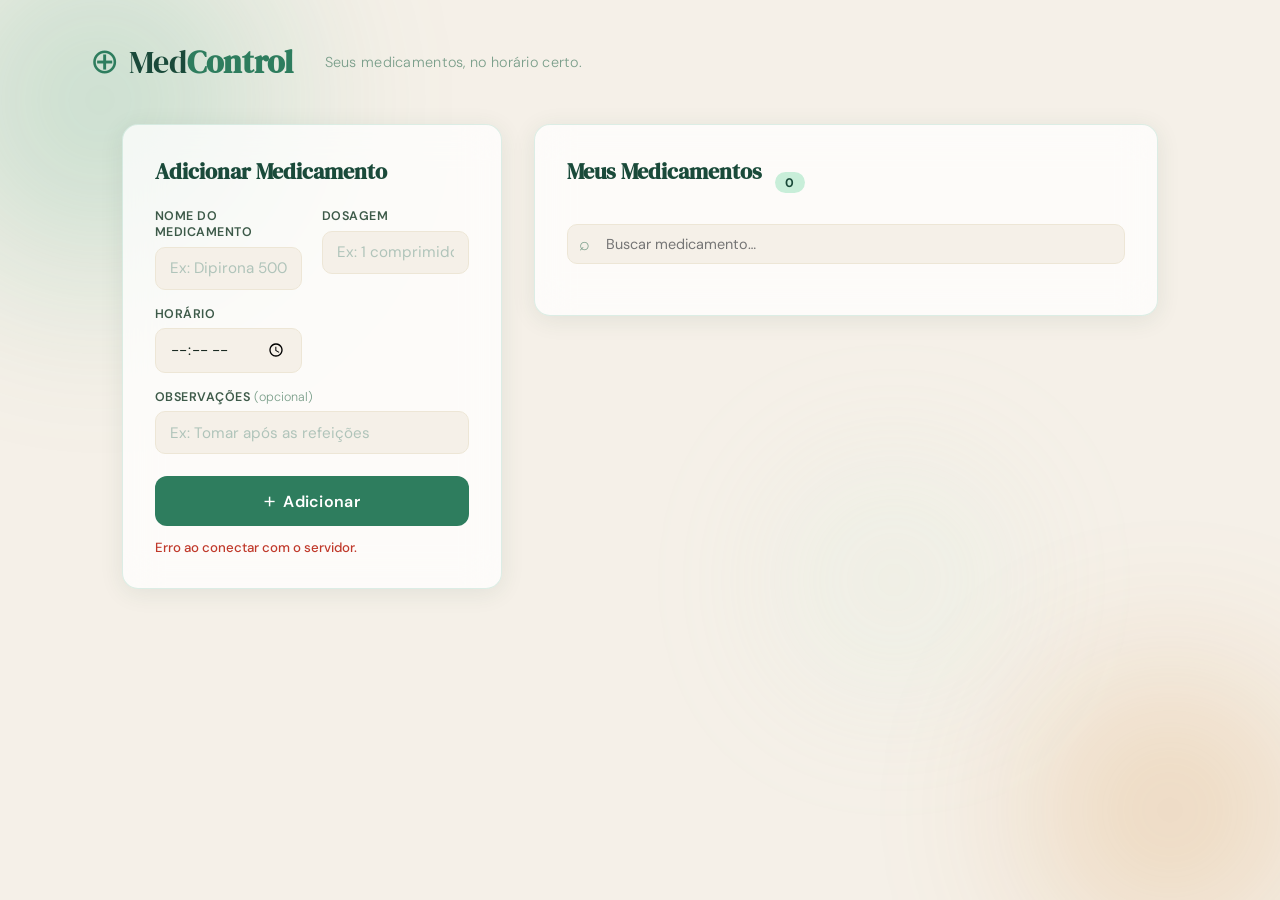
<file: front end/index.html>
<!DOCTYPE html>
<html lang="pt-BR">
<head>
  <meta charset="UTF-8" />
  <meta name="viewport" content="width=device-width, initial-scale=1.0" />
  <title>MedControl — Seu Guia de Medicamentos</title>
  <link rel="stylesheet" href="style.css" />
  <link href="https://fonts.googleapis.com/css2?family=DM+Serif+Display:ital@0;1&family=DM+Sans:wght@300;400;500;600&display=swap" rel="stylesheet" />
</head>
<body>

  <div class="bg-orbs">
    <span class="orb orb-1"></span>
    <span class="orb orb-2"></span>
    <span class="orb orb-3"></span>
  </div>

  <header class="header">
    <div class="header-inner">
      <div class="logo">
        <span class="logo-icon">⊕</span>
        <span class="logo-text">Med<strong>Control</strong></span>
      </div>
      <p class="tagline">Seus medicamentos, no horário certo.</p>
    </div>
  </header>

  <main class="main">

    <!-- FORMULÁRIO DE ADIÇÃO -->
    <section class="card card-form">
      <h2 class="card-title">Adicionar Medicamento</h2>

      <div class="form-grid">
        <div class="field">
          <label for="med-name">Nome do medicamento</label>
          <input type="text" id="med-name" placeholder="Ex: Dipirona 500mg" autocomplete="off" />
        </div>

        <div class="field">
          <label for="med-dose">Dosagem</label>
          <input type="text" id="med-dose" placeholder="Ex: 1 comprimido" autocomplete="off" />
        </div>

        <div class="field">
          <label for="med-time">Horário</label>
          <input type="time" id="med-time" />
        </div>

        <div class="field field-full">
          <label for="med-notes">Observações <span class="optional">(opcional)</span></label>
          <input type="text" id="med-notes" placeholder="Ex: Tomar após as refeições" autocomplete="off" />
        </div>
      </div>

      <button class="btn-add" id="btn-add">
        <span class="btn-icon">+</span> Adicionar
      </button>

      <p class="error-msg" id="error-msg"></p>
    </section>

    <!-- LISTA DE MEDICAMENTOS -->
    <section class="card card-list">
      <div class="list-header">
        <h2 class="card-title">Meus Medicamentos</h2>
        <span class="badge" id="count-badge">0</span>
      </div>

      <div class="search-wrap">
        <input type="text" id="search" placeholder="Buscar medicamento…" />
        <span class="search-icon">⌕</span>
      </div>

      <ul class="med-list" id="med-list">
        <!-- itens inseridos via JS -->
      </ul>

      <div class="empty-state" id="empty-state">
        <span class="empty-icon">💊</span>
        <p>Nenhum medicamento cadastrado ainda.</p>
        <p class="empty-sub">Adicione o primeiro usando o formulário ao lado.</p>
      </div>
    </section>

  </main>

  <!-- MODAL DE CONFIRMAÇÃO DE REMOÇÃO -->
  <div class="modal-overlay" id="modal-overlay">
    <div class="modal">
      <div class="modal-icon">⚠</div>
      <h3>Remover medicamento?</h3>
      <p id="modal-msg">Tem certeza que deseja remover este medicamento?</p>
      <div class="modal-actions">
        <button class="btn-cancel" id="btn-cancel">Cancelar</button>
        <button class="btn-confirm" id="btn-confirm">Sim, remover</button>
      </div>
    </div>
  </div>

  <!-- TOAST -->
  <div class="toast" id="toast"></div>

  <script src="/front end/script.js"></script>
</body>
</html>
</file>
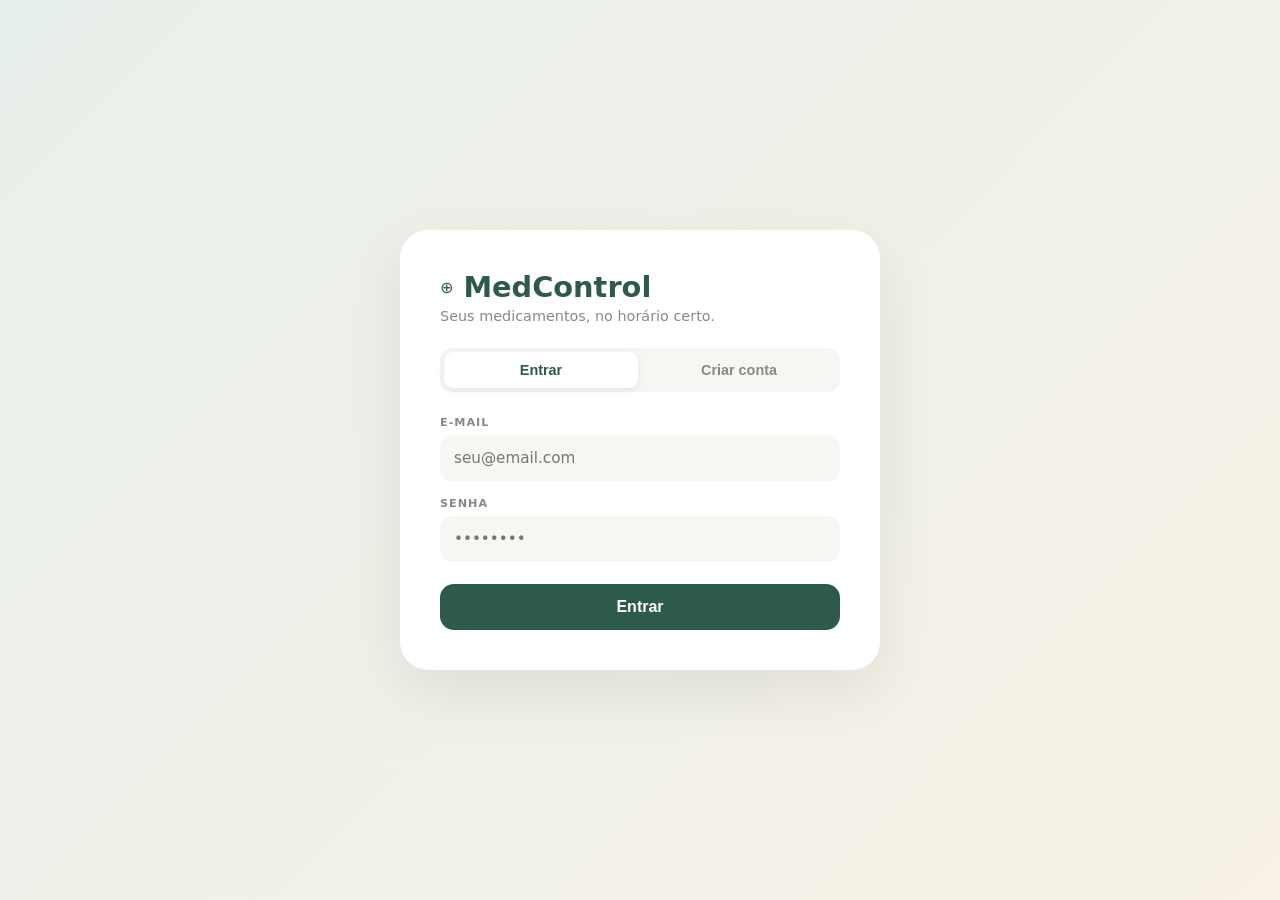
<file: frontend/index.html>
<!DOCTYPE html>
<html lang="pt-br">
<head>
    <meta charset="UTF-8">
    <meta name="viewport" content="width=device-width, initial-scale=1.0">
    <title>MedControl</title>
    <link rel="stylesheet" href="style.css">
</head>
<body>

    <!-- ===================== TELA DE LOGIN / CADASTRO ===================== -->
    <div id="tela-auth" class="auth-overlay">
        <div class="auth-box">

            <div class="auth-logo">
                <span class="logo-icon">⊕</span>
                <h1>MedControl</h1>
            </div>
            <p class="auth-sub">Seus medicamentos, no horário certo.</p>

            <!-- Abas -->
            <div class="auth-tabs">
                <button class="auth-tab active" id="tab-login" onclick="mostrarAba('login')">Entrar</button>
                <button class="auth-tab" id="tab-cadastro" onclick="mostrarAba('cadastro')">Criar conta</button>
            </div>

            <!-- Formulário de Login -->
            <div id="form-login">
                <div class="input-group">
                    <label>E-MAIL</label>
                    <input type="email" id="login-email" placeholder="seu@email.com" autocomplete="email">
                </div>
                <div class="input-group">
                    <label>SENHA</label>
                    <input type="password" id="login-senha" placeholder="••••••••" autocomplete="current-password">
                </div>
                <p id="erro-login" class="erro-msg" style="display:none"></p>
                <button class="btn-auth-pri" id="btn-entrar" onclick="entrar()">Entrar</button>
            </div>

            <!-- Formulário de Cadastro -->
            <div id="form-cadastro" style="display:none">
                <div class="input-group">
                    <label>SEU NOME</label>
                    <input type="text" id="cad-nome" placeholder="Ex: Maria">
                </div>
                <div class="input-group">
                    <label>E-MAIL</label>
                    <input type="email" id="cad-email" placeholder="seu@email.com" autocomplete="email">
                </div>
                <div class="input-group">
                    <label>SENHA</label>
                    <input type="password" id="cad-senha" placeholder="Mínimo 6 caracteres" autocomplete="new-password">
                </div>
                <p id="erro-cadastro" class="erro-msg" style="display:none"></p>
                <p id="sucesso-cadastro" class="sucesso-msg" style="display:none">✅ Conta criada! Faça login.</p>
                <button class="btn-auth-pri" id="btn-cadastrar" onclick="cadastrar()">Criar conta</button>
            </div>

        </div>
    </div>

    <!-- ===================== DASHBOARD PRINCIPAL ===================== -->
    <div class="dashboard" id="dashboard" style="display:none">
        <header class="main-header">
            <div>
                <h1><span class="logo-icon">⊕</span> MedControl</h1>
                <p>Seus medicamentos, no horário certo.</p>
            </div>
            <div class="user-badge">
                <span id="usuario-email-header"></span>
                <button class="btn-logout" onclick="sair()">Sair</button>
            </div>
        </header>

        <div class="content-wrapper">
            <section class="card add-card">
                <h2>Adicionar Medicamento</h2>
                <form id="form-medicamento">
                    <div class="input-row">
                        <div class="input-group">
                            <label>NOME DO MEDICAMENTO</label>
                            <input type="text" id="nome" placeholder="Ex: Dipirona 500mg" required>
                        </div>
                        <div class="input-group">
                            <label>DOSAGEM</label>
                            <input type="text" id="dosagem" placeholder="Ex: 1 comprimido" required>
                        </div>
                    </div>
                    <div class="input-group">
                        <label>HORÁRIO</label>
                        <input type="time" id="horario" required>
                    </div>
                    <div class="input-group">
                        <label>OBSERVAÇÕES <span class="optional">(opcional)</span></label>
                        <textarea id="observacoes" placeholder="Ex: Tomar após as refeições"></textarea>
                    </div>
                    <button type="submit" id="btn-submit">+ Adicionar</button>
                </form>
            </section>

            <section class="card list-card">
                <div class="list-header">
                    <h2>Meus Medicamentos</h2>
                    <span id="contador-meds" class="badge">0</span>
                </div>
                <div class="search-bar">
                    <input type="text" id="busca" placeholder="🔍 Buscar medicamento..." oninput="filtrarBusca()">
                </div>
                <div id="lista-medicamentos">
                    <p class="empty-state">Carregando...</p>
                </div>
            </section>
        </div>
    </div>

    <!-- Modal de confirmação de exclusão -->
    <div id="modal-confirmacao" class="modal">
        <div class="modal-content">
            <div class="modal-icon">⚠️</div>
            <h3>Tem certeza?</h3>
            <p>Você está prestes a excluir este medicamento da sua lista de controle.</p>
            <div class="modal-buttons">
                <button id="btn-cancelar-modal" class="btn-modal-cancelar">Voltar</button>
                <button id="btn-confirmar-exclusao" class="btn-modal-excluir">Sim, excluir</button>
            </div>
        </div>
    </div>

    <script src="script.js"></script>
</body>
</html>
</file>
<file: front end/style.css>
*,
*::before,
*::after {
    box-sizing: border-box;
    margin: 0;
    padding: 0;
}

:root {
    --green-deep: #1a4a3a;
    --green-mid: #2e7d5e;
    --green-light: #4aad87;
    --green-pale: #c8eed9;
    --cream: #f5f0e8;
    --cream-dark: #ede6d6;
    --amber: #d4832a;
    --amber-light: #f5c87e;
    --red: #c0392b;
    --text-dark: #1a2a22;
    --text-mid: #3d5a49;
    --text-light: #7a9e8a;
    --radius: 16px;
    --shadow: 0 8px 32px rgba(30, 74, 56, .12);
    --shadow-card: 0 4px 24px rgba(30, 74, 56, .09);
}

html {
    scroll-behavior: smooth;
}

body {
    font-family: 'DM Sans', sans-serif;
    background: var(--cream);
    color: var(--text-dark);
    min-height: 100vh;
    overflow-x: hidden;
}

/* ── Background orbs ── */
.bg-orbs {
    position: fixed;
    inset: 0;
    pointer-events: none;
    z-index: 0;
    overflow: hidden;
}

.orb {
    position: absolute;
    border-radius: 50%;
    filter: blur(80px);
    opacity: .35;
}

.orb-1 {
    width: 520px;
    height: 520px;
    background: radial-gradient(circle, #4aad87, transparent 70%);
    top: -160px;
    left: -160px;
    animation: drift 12s ease-in-out infinite alternate;
}

.orb-2 {
    width: 380px;
    height: 380px;
    background: radial-gradient(circle, #d4832a, transparent 70%);
    bottom: -100px;
    right: -80px;
    animation: drift 16s ease-in-out infinite alternate-reverse;
}

.orb-3 {
    width: 260px;
    height: 260px;
    background: radial-gradient(circle, #c8eed9, transparent 70%);
    top: 50%;
    right: 20%;
    animation: drift 20s ease-in-out infinite alternate;
}

@keyframes drift {
    from {
        transform: translate(0, 0);
    }

    to {
        transform: translate(30px, 30px);
    }
}

/* ── Header ── */
.header {
    position: relative;
    z-index: 1;
    padding: 2.5rem 2rem 1.5rem;
}

.header-inner {
    max-width: 1100px;
    margin: 0 auto;
    display: flex;
    align-items: center;
    gap: 2rem;
    flex-wrap: wrap;
}

.logo {
    display: flex;
    align-items: center;
    gap: .6rem;
    font-family: 'DM Serif Display', serif;
    font-size: 2rem;
    color: var(--green-deep);
}

.logo-icon {
    font-size: 2.2rem;
    color: var(--green-mid);
    line-height: 1;
}

.logo-text strong {
    color: var(--green-mid);
}

.tagline {
    font-size: .9rem;
    color: var(--text-light);
    font-weight: 300;
    letter-spacing: .02em;
}

/* ── Main layout ── */
.main {
    position: relative;
    z-index: 1;
    max-width: 1100px;
    margin: 0 auto;
    padding: 1rem 2rem 4rem;
    display: grid;
    grid-template-columns: 380px 1fr;
    gap: 2rem;
    align-items: start;
}

/* ── Cards ── */
.card {
    background: rgba(255, 255, 255, .75);
    backdrop-filter: blur(18px);
    -webkit-backdrop-filter: blur(18px);
    border: 1px solid rgba(74, 173, 135, .18);
    border-radius: var(--radius);
    padding: 2rem;
    box-shadow: var(--shadow-card);
    animation: fadeUp .5s ease both;
}

.card-list {
    animation-delay: .12s;
}

@keyframes fadeUp {
    from {
        opacity: 0;
        transform: translateY(20px);
    }

    to {
        opacity: 1;
        transform: translateY(0);
    }
}

.card-title {
    font-family: 'DM Serif Display', serif;
    font-size: 1.35rem;
    color: var(--green-deep);
    margin-bottom: 1.4rem;
}

/* ── Form ── */
.form-grid {
    display: grid;
    grid-template-columns: 1fr 1fr;
    gap: 1rem 1.2rem;
    margin-bottom: 1.4rem;
}

.field-full {
    grid-column: 1 / -1;
}

.field {
    display: flex;
    flex-direction: column;
    gap: .4rem;
}

.field label {
    font-size: .78rem;
    font-weight: 600;
    color: var(--text-mid);
    letter-spacing: .04em;
    text-transform: uppercase;
}

.optional {
    font-weight: 300;
    text-transform: none;
    color: var(--text-light);
    letter-spacing: 0;
}

.field input {
    background: var(--cream);
    border: 1.5px solid var(--cream-dark);
    border-radius: 10px;
    padding: .65rem .9rem;
    font-family: 'DM Sans', sans-serif;
    font-size: .95rem;
    color: var(--text-dark);
    transition: border-color .2s, box-shadow .2s;
    outline: none;
    width: 100%;
}

.field input:focus {
    border-color: var(--green-light);
    box-shadow: 0 0 0 3px rgba(74, 173, 135, .15);
}

.field input::placeholder {
    color: #b0c4ba;
}

.field input[type="time"] {
    cursor: pointer;
}

/* ── Botão adicionar ── */
.btn-add {
    width: 100%;
    background: var(--green-mid);
    color: #fff;
    border: none;
    border-radius: 12px;
    padding: .85rem 1.4rem;
    font-family: 'DM Sans', sans-serif;
    font-size: 1rem;
    font-weight: 600;
    cursor: pointer;
    display: flex;
    align-items: center;
    justify-content: center;
    gap: .5rem;
    transition: background .2s, transform .15s, box-shadow .2s;
    letter-spacing: .02em;
}

.btn-add:hover {
    background: var(--green-deep);
    transform: translateY(-2px);
    box-shadow: 0 6px 20px rgba(30, 74, 56, .25);
}

.btn-add:active {
    transform: translateY(0);
}

.btn-icon {
    font-size: 1.4rem;
    line-height: 1;
    font-weight: 300;
}

/* ── Erro ── */
.error-msg {
    margin-top: .8rem;
    font-size: .83rem;
    color: var(--red);
    min-height: 1.2em;
    font-weight: 500;
}

/* ── Lista header ── */
.list-header {
    display: flex;
    align-items: center;
    gap: .8rem;
    margin-bottom: 1rem;
}

.badge {
    background: var(--green-pale);
    color: var(--green-deep);
    border-radius: 20px;
    padding: .15rem .65rem;
    font-size: .78rem;
    font-weight: 700;
    min-width: 28px;
    text-align: center;
    transition: transform .2s;
}

/* ── Busca ── */
.search-wrap {
    position: relative;
    margin-bottom: 1.2rem;
}

.search-wrap input {
    width: 100%;
    background: var(--cream);
    border: 1.5px solid var(--cream-dark);
    border-radius: 10px;
    padding: .6rem .9rem .6rem 2.4rem;
    font-family: 'DM Sans', sans-serif;
    font-size: .9rem;
    color: var(--text-dark);
    outline: none;
    transition: border-color .2s, box-shadow .2s;
}

.search-wrap input:focus {
    border-color: var(--green-light);
    box-shadow: 0 0 0 3px rgba(74, 173, 135, .13);
}

.search-icon {
    position: absolute;
    left: .75rem;
    top: 50%;
    transform: translateY(-50%);
    color: var(--text-light);
    font-size: 1.1rem;
    pointer-events: none;
}

/* ── Lista de itens ── */
.med-list {
    list-style: none;
    display: flex;
    flex-direction: column;
    gap: .75rem;
    max-height: 440px;
    overflow-y: auto;
    padding-right: 4px;
}

.med-list::-webkit-scrollbar {
    width: 5px;
}

.med-list::-webkit-scrollbar-track {
    background: transparent;
}

.med-list::-webkit-scrollbar-thumb {
    background: var(--green-pale);
    border-radius: 10px;
}

/* ── Item ── */
.med-item {
    background: var(--cream);
    border: 1px solid var(--cream-dark);
    border-radius: 12px;
    padding: 1rem 1.1rem;
    display: grid;
    grid-template-columns: auto 1fr auto;
    align-items: center;
    gap: .8rem 1rem;
    animation: slideIn .3s ease both;
    transition: box-shadow .2s, transform .2s;
}

.med-item:hover {
    box-shadow: 0 4px 16px rgba(30, 74, 56, .1);
    transform: translateY(-1px);
}

@keyframes slideIn {
    from {
        opacity: 0;
        transform: translateX(-14px);
    }

    to {
        opacity: 1;
        transform: translateX(0);
    }
}

.med-item.removing {
    animation: slideOut .3s ease forwards;
}

@keyframes slideOut {
    to {
        opacity: 0;
        transform: translateX(20px);
        max-height: 0;
        padding: 0;
        margin: 0;
    }
}

.item-time-badge {
    background: var(--green-deep);
    color: #fff;
    border-radius: 8px;
    padding: .35rem .6rem;
    font-size: .82rem;
    font-weight: 700;
    letter-spacing: .05em;
    white-space: nowrap;
    font-variant-numeric: tabular-nums;
}

.item-info {
    overflow: hidden;
}

.item-name {
    font-weight: 600;
    font-size: 1rem;
    color: var(--text-dark);
    white-space: nowrap;
    overflow: hidden;
    text-overflow: ellipsis;
}

.item-dose {
    font-size: .8rem;
    color: var(--green-mid);
    font-weight: 500;
    margin-top: .15rem;
}

.item-notes {
    font-size: .78rem;
    color: var(--text-light);
    margin-top: .15rem;
    white-space: nowrap;
    overflow: hidden;
    text-overflow: ellipsis;
}

.btn-remove {
    background: none;
    border: 1.5px solid #e0d0d0;
    border-radius: 8px;
    width: 34px;
    height: 34px;
    display: flex;
    align-items: center;
    justify-content: center;
    cursor: pointer;
    color: #c0392b;
    font-size: 1rem;
    transition: background .18s, border-color .18s, transform .15s;
    flex-shrink: 0;
}

.btn-remove:hover {
    background: #ffeaea;
    border-color: #c0392b;
    transform: scale(1.1);
}

/* ── Empty state ── */
.empty-state {
    text-align: center;
    padding: 3rem 1rem;
    display: none;
    flex-direction: column;
    align-items: center;
    gap: .6rem;
}

.empty-state.visible {
    display: flex;
}

.empty-icon {
    font-size: 2.5rem;
}

.empty-state p {
    color: var(--text-mid);
    font-size: .95rem;
}

.empty-sub {
    color: var(--text-light) !important;
    font-size: .83rem !important;
}

/* ── Modal ── */
.modal-overlay {
    position: fixed;
    inset: 0;
    background: rgba(15, 35, 25, .45);
    backdrop-filter: blur(4px);
    z-index: 100;
    display: flex;
    align-items: center;
    justify-content: center;
    opacity: 0;
    pointer-events: none;
    transition: opacity .25s;
}

.modal-overlay.active {
    opacity: 1;
    pointer-events: all;
}

.modal {
    background: #fff;
    border-radius: var(--radius);
    padding: 2.2rem 2rem;
    max-width: 380px;
    width: 90%;
    text-align: center;
    box-shadow: 0 20px 60px rgba(15, 35, 25, .25);
    transform: scale(.92) translateY(16px);
    transition: transform .28s cubic-bezier(.34, 1.56, .64, 1);
}

.modal-overlay.active .modal {
    transform: scale(1) translateY(0);
}

.modal-icon {
    font-size: 2rem;
    color: var(--amber);
    margin-bottom: .8rem;
}

.modal h3 {
    font-family: 'DM Serif Display', serif;
    font-size: 1.3rem;
    color: var(--text-dark);
    margin-bottom: .5rem;
}

.modal p {
    color: var(--text-mid);
    font-size: .93rem;
}

.modal-actions {
    display: flex;
    gap: .8rem;
    margin-top: 1.5rem;
}

.btn-cancel,
.btn-confirm {
    flex: 1;
    border-radius: 10px;
    padding: .75rem;
    font-family: 'DM Sans', sans-serif;
    font-size: .95rem;
    font-weight: 600;
    cursor: pointer;
    border: none;
    transition: background .18s, transform .15s;
}

.btn-cancel {
    background: var(--cream-dark);
    color: var(--text-mid);
}

.btn-cancel:hover {
    background: #ddd6c8;
}

.btn-confirm {
    background: var(--red);
    color: #fff;
}

.btn-confirm:hover {
    background: #a93226;
    transform: translateY(-1px);
}

/* ── Toast ── */
.toast {
    position: fixed;
    bottom: 2rem;
    left: 50%;
    transform: translateX(-50%) translateY(80px);
    background: var(--green-deep);
    color: #fff;
    padding: .75rem 1.4rem;
    border-radius: 30px;
    font-size: .9rem;
    font-weight: 500;
    opacity: 0;
    transition: transform .35s cubic-bezier(.34, 1.56, .64, 1), opacity .3s;
    z-index: 200;
    white-space: nowrap;
    box-shadow: 0 6px 24px rgba(15, 35, 25, .22);
    pointer-events: none;
}

.toast.show {
    opacity: 1;
    transform: translateX(-50%) translateY(0);
}

/* ── Responsivo ── */
@media (max-width: 820px) {
    .main {
        grid-template-columns: 1fr;
        padding: 1rem 1.2rem 3rem;
    }

    .form-grid {
        grid-template-columns: 1fr;
    }

    .field-full {
        grid-column: auto;
    }

    .header-inner {
        flex-direction: column;
        align-items: flex-start;
        gap: .4rem;
    }
}

@media (max-width: 480px) {
    .logo {
        font-size: 1.6rem;
    }

    .card {
        padding: 1.4rem 1.2rem;
    }

    .med-item {
        grid-template-columns: auto 1fr auto;
        gap: .6rem;
    }
}
</file>
<file: frontend/style.css>
:root {
    --primary: #2d5a4c;
    --primary-hover: #1e3d33;
    --danger: #ff4d4d;
    --danger-light: #fff5f5;
    --text-main: #333;
    --text-light: #888;
    --bg-gradient: linear-gradient(135deg, #e8f0eb 0%, #f7f1e6 100%);
}

body {
    font-family: 'Segoe UI', system-ui, sans-serif;
    background: var(--bg-gradient);
    margin: 0;
    min-height: 100vh;
    display: flex;
    justify-content: center;
    padding: 40px 20px;
    box-sizing: border-box;
}

/* ============================================================
   TELA DE LOGIN / CADASTRO
   ============================================================ */

.auth-overlay {
    position: fixed;
    inset: 0;
    background: var(--bg-gradient);
    display: flex;
    justify-content: center;
    align-items: center;
    z-index: 9999;
    padding: 20px;
}

.auth-box {
    background: white;
    border-radius: 28px;
    padding: 40px;
    width: 100%;
    max-width: 400px;
    box-shadow: 0 20px 60px rgba(0,0,0,0.08);
}

.auth-logo {
    display: flex;
    align-items: center;
    gap: 10px;
    margin-bottom: 4px;
}

.auth-logo h1 {
    margin: 0;
    color: var(--primary);
    font-size: 1.8rem;
}

.auth-sub {
    color: var(--text-light);
    margin: 0 0 24px 0;
    font-size: 0.9rem;
}

/* Abas */
.auth-tabs {
    display: flex;
    background: #f8f6f2;
    border-radius: 12px;
    padding: 4px;
    margin-bottom: 24px;
    gap: 4px;
}

.auth-tab {
    flex: 1;
    padding: 10px;
    border: none;
    border-radius: 9px;
    background: transparent;
    color: var(--text-light);
    font-weight: 600;
    font-size: 0.9rem;
    cursor: pointer;
    transition: all 0.2s;
}

.auth-tab.active {
    background: white;
    color: var(--primary);
    box-shadow: 0 2px 8px rgba(0,0,0,0.08);
}

/* Botão principal de auth */
.btn-auth-pri {
    width: 100%;
    padding: 14px;
    background: var(--primary);
    color: white;
    border: none;
    border-radius: 14px;
    font-weight: bold;
    font-size: 1rem;
    cursor: pointer;
    transition: background 0.2s;
    margin-top: 6px;
}

.btn-auth-pri:hover { background: var(--primary-hover); }
.btn-auth-pri:disabled { opacity: 0.6; cursor: not-allowed; }

/* Mensagens de erro / sucesso */
.erro-msg {
    color: var(--danger);
    font-size: 0.85rem;
    background: var(--danger-light);
    padding: 10px 14px;
    border-radius: 10px;
    margin: 0 0 10px 0;
}

.sucesso-msg {
    color: #2d5a4c;
    font-size: 0.85rem;
    background: #eaf4ef;
    padding: 10px 14px;
    border-radius: 10px;
    margin: 0 0 10px 0;
}

/* ============================================================
   DASHBOARD
   ============================================================ */

.dashboard { width: 100%; max-width: 1000px; }

.main-header {
    margin-bottom: 30px;
    color: var(--primary);
    display: flex;
    justify-content: space-between;
    align-items: center;
}

.main-header h1 { margin: 0 0 4px 0; }
.main-header > div > p { margin: 0; color: var(--text-light); font-size: 0.9rem; }

.user-badge {
    display: flex;
    align-items: center;
    gap: 12px;
    background: white;
    padding: 10px 16px;
    border-radius: 50px;
    box-shadow: 0 4px 14px rgba(0,0,0,0.06);
    font-weight: 600;
    color: var(--primary);
    font-size: 0.85rem;
    white-space: nowrap;
}

.btn-logout {
    background: var(--danger-light);
    color: var(--danger);
    border: none;
    padding: 6px 14px;
    border-radius: 20px;
    cursor: pointer;
    font-weight: 600;
    font-size: 0.8rem;
    transition: all 0.2s;
}

.btn-logout:hover { background: var(--danger); color: white; }

.content-wrapper { display: grid; grid-template-columns: 1fr 1.5fr; gap: 30px; }

.card {
    background: white;
    padding: 25px;
    border-radius: 24px;
    box-shadow: 0 10px 30px rgba(0,0,0,0.04);
}

.logo-icon { color: var(--primary); }

/* Inputs */
label {
    display: block;
    font-size: 0.7rem;
    font-weight: 700;
    letter-spacing: 1px;
    color: var(--text-light);
    margin-bottom: 6px;
}

.optional { font-weight: 400; text-transform: none; letter-spacing: 0; }

.input-group { margin-bottom: 16px; }

.input-row {
    display: grid;
    grid-template-columns: 1fr 1fr;
    gap: 12px;
}

input, textarea {
    width: 100%;
    padding: 12px;
    background: #f8f6f2;
    border: 2px solid transparent;
    border-radius: 12px;
    box-sizing: border-box;
    transition: all 0.3s;
    font-family: inherit;
    font-size: 0.95rem;
}

input:focus, textarea:focus {
    border-color: var(--primary);
    outline: none;
    background: white;
}

button#btn-submit {
    width: 100%;
    padding: 14px;
    background: var(--primary);
    color: white;
    border: none;
    border-radius: 14px;
    font-weight: bold;
    font-size: 1rem;
    cursor: pointer;
    transition: background 0.3s;
}

button#btn-submit:hover { background: var(--primary-hover); }
button#btn-submit:disabled { opacity: 0.6; cursor: not-allowed; }

/* Lista */
.list-header {
    display: flex;
    align-items: center;
    gap: 10px;
    margin-bottom: 16px;
}

.list-header h2 { margin: 0; }

.badge {
    background: var(--primary);
    color: white;
    border-radius: 50px;
    padding: 2px 10px;
    font-size: 0.8rem;
    font-weight: 700;
}

.search-bar { margin-bottom: 10px; }

.medicamento-item {
    display: flex;
    justify-content: space-between;
    align-items: center;
    padding: 18px;
    border-bottom: 1px solid #f0f0f0;
    transition: background 0.2s;
}

.medicamento-item:hover { background: #fafafa; }

.btn-delete {
    background: var(--danger-light);
    color: var(--danger);
    border: none;
    width: 32px;
    height: 32px;
    border-radius: 50%;
    cursor: pointer;
    font-size: 14px;
    display: flex;
    align-items: center;
    justify-content: center;
    transition: all 0.3s;
    flex-shrink: 0;
}

.btn-delete:hover {
    background: var(--danger);
    color: white;
    transform: rotate(90deg);
}

/* Modal */
.modal {
    display: none;
    position: fixed;
    inset: 0;
    background: rgba(45, 90, 76, 0.2);
    backdrop-filter: blur(8px);
    z-index: 1000;
    justify-content: center;
    align-items: center;
}

.modal-content {
    background: white;
    padding: 40px;
    border-radius: 28px;
    text-align: center;
    max-width: 350px;
    width: 90%;
    box-shadow: 0 20px 40px rgba(0,0,0,0.1);
}

.modal-icon { font-size: 40px; margin-bottom: 15px; }
.modal-content h3 { margin: 0; color: var(--text-main); font-size: 1.4rem; }
.modal-content p { color: var(--text-light); line-height: 1.5; margin: 10px 0 25px; }
.modal-buttons { display: flex; gap: 12px; }

.btn-modal-cancelar {
    background: #f0f2f0; color: #555; border: none; padding: 14px;
    border-radius: 14px; flex: 1; cursor: pointer; font-weight: 600;
    transition: background 0.3s;
}
.btn-modal-cancelar:hover { background: #e2e5e2; }

.btn-modal-excluir {
    background: var(--danger); color: white; border: none; padding: 14px;
    border-radius: 14px; flex: 1; cursor: pointer; font-weight: bold;
    transition: opacity 0.3s;
}
.btn-modal-excluir:hover { opacity: 0.9; }

/* Responsivo */
@media (max-width: 800px) {
    body { padding: 20px 16px; }
    .content-wrapper { grid-template-columns: 1fr; }
    .main-header { flex-direction: column; align-items: flex-start; gap: 12px; }
    .input-row { grid-template-columns: 1fr; }
    .user-badge { font-size: 0.75rem; }
}
</file>
